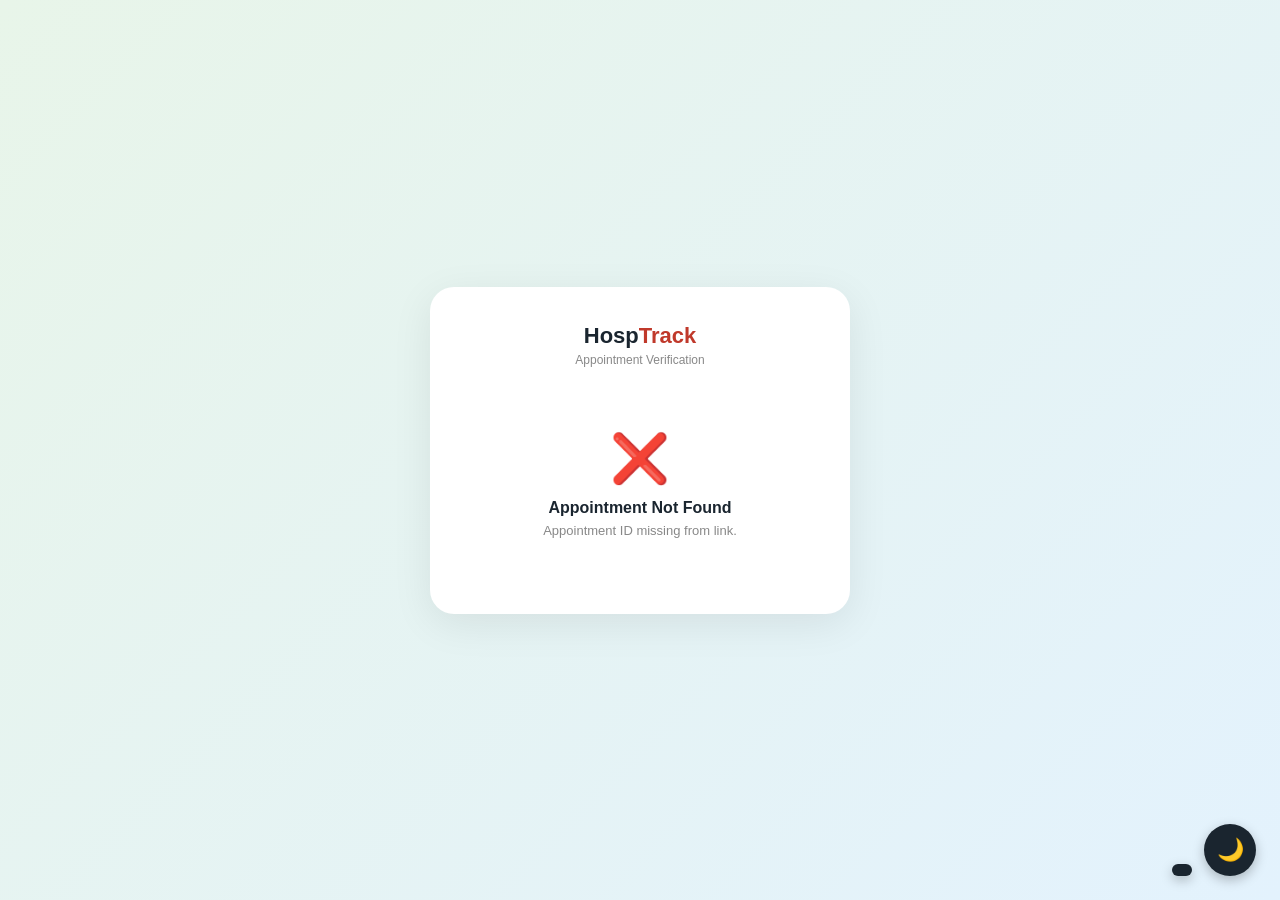
<file: appointment-verify.html>
<!DOCTYPE html>
<html lang="en">
<head>
<meta charset="UTF-8">
<meta name="viewport" content="width=device-width, initial-scale=1.0">
<title>Appointment Verify - HospTrack</title>
<style>
  * { margin:0; padding:0; box-sizing:border-box; font-family:'Segoe UI', Arial, sans-serif; }
  body {
    min-height:100vh; display:flex; justify-content:center; align-items:center;
    background:linear-gradient(135deg, #e8f5e9, #e3f2fd); padding:20px;
  }
  .card {
    background:white; border-radius:24px; padding:36px 30px; max-width:420px; width:100%;
    box-shadow:0 10px 40px rgba(0,0,0,0.08); text-align:center;
  }
  .logo { font-size:22px; font-weight:800; color:#1A252F; margin-bottom:4px; }
  .logo span { color:#C0392B; }
  .subtitle { font-size:12px; color:#888; margin-bottom:24px; }
  .icon-circle {
    width:70px; height:70px; border-radius:50%; background:#fef2f2; display:flex;
    align-items:center; justify-content:center; font-size:32px; margin:0 auto 16px;
  }
  .status-badge {
    display:inline-block; padding:6px 16px; border-radius:20px; font-size:12px;
    font-weight:700; margin-bottom:20px;
  }
  .detail-row {
    display:flex; justify-content:space-between; align-items:center; padding:12px 0;
    border-bottom:1px solid #f0f0f0; text-align:left;
  }
  .detail-row:last-child { border-bottom:none; }
  .detail-label { font-size:12px; color:#888; font-weight:600; }
  .detail-value { font-size:14px; color:#1A252F; font-weight:700; text-align:right; }
  .action-btn {
    width:100%; margin-top:24px; padding:14px; border:none; border-radius:12px;
    font-size:15px; font-weight:700; cursor:pointer; transition:transform 0.15s;
  }
  .action-btn:active { transform:scale(0.98); }
  .btn-checkin { background:#1a7a4a; color:white; }
  .btn-checkin:disabled { background:#ccc; cursor:not-allowed; }
  .btn-checked { background:#e8f5ee; color:#1a7a4a; cursor:default; }
  .loading, .error-box {
    text-align:center; padding:40px 20px; color:#888;
  }
  .error-box .icon { font-size:48px; margin-bottom:12px; }
  .spinner {
    width:36px; height:36px; border:4px solid #eee; border-top-color:#C0392B;
    border-radius:50%; margin:0 auto 16px; animation:spin 0.8s linear infinite;
  }
  @keyframes spin { to { transform:rotate(360deg); } }
  .toast {
    position:fixed; top:20px; left:50%; transform:translateX(-50%);
    background:#1A252F; color:white; padding:12px 24px; border-radius:10px;
    font-size:13px; font-weight:600; z-index:999; opacity:0; transition:opacity 0.3s;
    pointer-events:none;
  }
  .toast.show { opacity:1; }
</style>
</head>
<body>

<div class="toast" id="toast"></div>

<div class="card" id="card">
  <div class="logo">Hosp<span>Track</span></div>
  <div class="subtitle">Appointment Verification</div>
  <div class="loading" id="loadingState">
    <div class="spinner"></div>
    <div>Appointment details load ho rahi hai...</div>
  </div>
</div>

<script>
const API_URL = "https://hospital-backend-01.onrender.com";

function getApptId() {
  const params = new URLSearchParams(window.location.search);
  return params.get('id');
}

function showToast(msg) {
  const t = document.getElementById('toast');
  t.textContent = msg;
  t.classList.add('show');
  setTimeout(() => t.classList.remove('show'), 2500);
}

function renderError(message) {
  document.getElementById('card').innerHTML = `
    <div class="logo">Hosp<span>Track</span></div>
    <div class="subtitle">Appointment Verification</div>
    <div class="error-box">
      <div class="icon">❌</div>
      <div style="font-weight:700;color:#1A252F;margin-bottom:6px;">Appointment Not Found</div>
      <div style="font-size:13px;">${message}</div>
    </div>
  `;
}

function renderAppointment(appt) {
  const date = new Date(appt.appointmentDate).toLocaleDateString('en-IN', {
    weekday:'long', day:'numeric', month:'long', year:'numeric'
  });

  const statusMap = {
    pending: { bg:'#fff7ed', color:'#ea580c', icon:'⏳', label:'Pending' },
    confirmed: { bg:'#e8f5ee', color:'#1a7a4a', icon:'✅', label:'Confirmed' },
    cancelled: { bg:'#fef2f2', color:'#C0392B', icon:'❌', label:'Cancelled' },
    completed: { bg:'#f3f4f6', color:'#6b7280', icon:'🏁', label:'Completed' }
  };
  const s = statusMap[appt.status] || statusMap.pending;
  const canCheckIn = appt.status === 'pending' || appt.status === 'confirmed';

  document.getElementById('card').innerHTML = `
    <div class="logo">Hosp<span>Track</span></div>
    <div class="subtitle">Appointment Verification</div>
    <div class="icon-circle">👨‍⚕️</div>
    <div class="status-badge" style="background:${s.bg};color:${s.color};">${s.icon} ${s.label}</div>

    <div class="detail-row">
      <div class="detail-label">Patient</div>
      <div class="detail-value">${appt.patientName || 'N/A'}</div>
    </div>
    <div class="detail-row">
      <div class="detail-label">Doctor</div>
      <div class="detail-value">${appt.doctorId?.name || appt.doctorName || 'To be assigned'}</div>
    </div>
    <div class="detail-row">
      <div class="detail-label">Specialization</div>
      <div class="detail-value">${appt.doctorId?.specialization || appt.department || 'General'}</div>
    </div>
    <div class="detail-row">
      <div class="detail-label">Date</div>
      <div class="detail-value">${date}</div>
    </div>
    <div class="detail-row">
      <div class="detail-label">Time</div>
      <div class="detail-value">${appt.appointmentTime || 'N/A'}</div>
    </div>
    <div class="detail-row">
      <div class="detail-label">Reason</div>
      <div class="detail-value">${appt.symptoms || appt.reason || 'General Checkup'}</div>
    </div>

    ${appt.status === 'confirmed' && appt.checkedInAt
      ? `<button class="action-btn btn-checked" disabled>✅ Already Checked In</button>`
      : canCheckIn
        ? `<button class="action-btn btn-checkin" onclick="doCheckIn('${appt._id}')" id="checkinBtn">✅ Check In Patient</button>`
        : `<div style="margin-top:20px;font-size:12px;color:#999;">This appointment is ${s.label.toLowerCase()}.</div>`
    }
  `;
}

async function loadAppointment() {
  const id = getApptId();
  if (!id) {
    renderError("Appointment ID missing from link.");
    return;
  }
  try {
    const res = await fetch(`${API_URL}/api/appointments/verify/${id}`);
    const data = await res.json();
    if (data.success) {
      renderAppointment(data.appointment);
    } else {
      renderError(data.message || "Appointment nahi mili.");
    }
  } catch (err) {
    renderError("Server se connect nahi ho paya. Thodi der baad try karo.");
  }
}

async function doCheckIn(id) {
  const btn = document.getElementById('checkinBtn');
  if (btn) { btn.textContent = '⏳ Checking in...'; btn.disabled = true; }
  try {
    const res = await fetch(`${API_URL}/api/appointments/checkin/${id}`, { method: 'PUT' });
    const data = await res.json();
    if (data.success) {
      showToast('✅ Patient checked in successfully!');
      loadAppointment();
    } else {
      showToast('❌ ' + (data.message || 'Check-in failed'));
      if (btn) { btn.textContent = '✅ Check In Patient'; btn.disabled = false; }
    }
  } catch (err) {
    showToast('❌ Server error');
    if (btn) { btn.textContent = '✅ Check In Patient'; btn.disabled = false; }
  }
}

loadAppointment();
</script>
<!-- 🌙 Dark Mode Toggle -->
<button id="darkModeToggle" onclick="toggleDarkMode()" style="
  position:fixed; bottom:24px; right:24px; z-index:9999;
  width:52px; height:52px; border-radius:50%; border:none;
  background:#1A252F; color:white; font-size:22px; cursor:pointer;
  box-shadow:0 4px 12px rgba(0,0,0,0.25); display:flex;
  align-items:center; justify-content:center; transition:transform 0.2s;
" onmouseover="this.style.transform='scale(1.1)'" onmouseout="this.style.transform='scale(1)'">🌙</button>

<style>
body.dark-mode {
  filter: invert(1) hue-rotate(180deg);
}
body.dark-mode img,
body.dark-mode svg,
body.dark-mode video,
body.dark-mode #darkModeToggle {
  filter: invert(1) hue-rotate(180deg);
}
</style>

<script>
function toggleDarkMode() {
  document.body.classList.toggle('dark-mode');
  const isDark = document.body.classList.contains('dark-mode');
  localStorage.setItem('hosptrack-dark-mode', isDark ? '1' : '0');
  document.getElementById('darkModeToggle').textContent = isDark ? '☀️' : '🌙';
}
(function() {
  const saved = localStorage.getItem('hosptrack-dark-mode');
  if (saved === '1') {
    document.body.classList.add('dark-mode');
    document.getElementById('darkModeToggle').textContent = '☀️';
  }
})();
</script>
<!-- 🌐 Google Translate Widget -->
<div id="google_translate_element" style="
  position:fixed; bottom:24px; right:88px; z-index:9999;
  background:#1A252F; padding:6px 10px; border-radius:12px;
  box-shadow:0 4px 12px rgba(0,0,0,0.25);
"></div>
<style>
  #google_translate_element .goog-te-gadget { font-family:inherit !important; color:white !important; font-size:0 !important; }
  #google_translate_element .goog-te-gadget-simple {
    background:transparent !important; border:none !important; padding:0 !important;
  }
  #google_translate_element .goog-te-gadget-simple span { color:white !important; font-size:13px !important; }
  #google_translate_element img { display:none !important; }
  .goog-te-banner-frame { display:none !important; }
  body { top:0 !important; }
  .goog-tooltip, .goog-tooltip:hover { display:none !important; }
  .goog-text-highlight { background:none !important; box-shadow:none !important; }
</style>
<script>
  function googleTranslateElementInit() {
    new google.translate.TranslateElement(
      { pageLanguage: 'en', includedLanguages: 'en,hi', autoDisplay: false },
      'google_translate_element'
    );
  }
</script>
<script src="https://translate.google.com/translate_a/element.js?cb=googleTranslateElementInit" async></script>
</body>
</html>
</file>
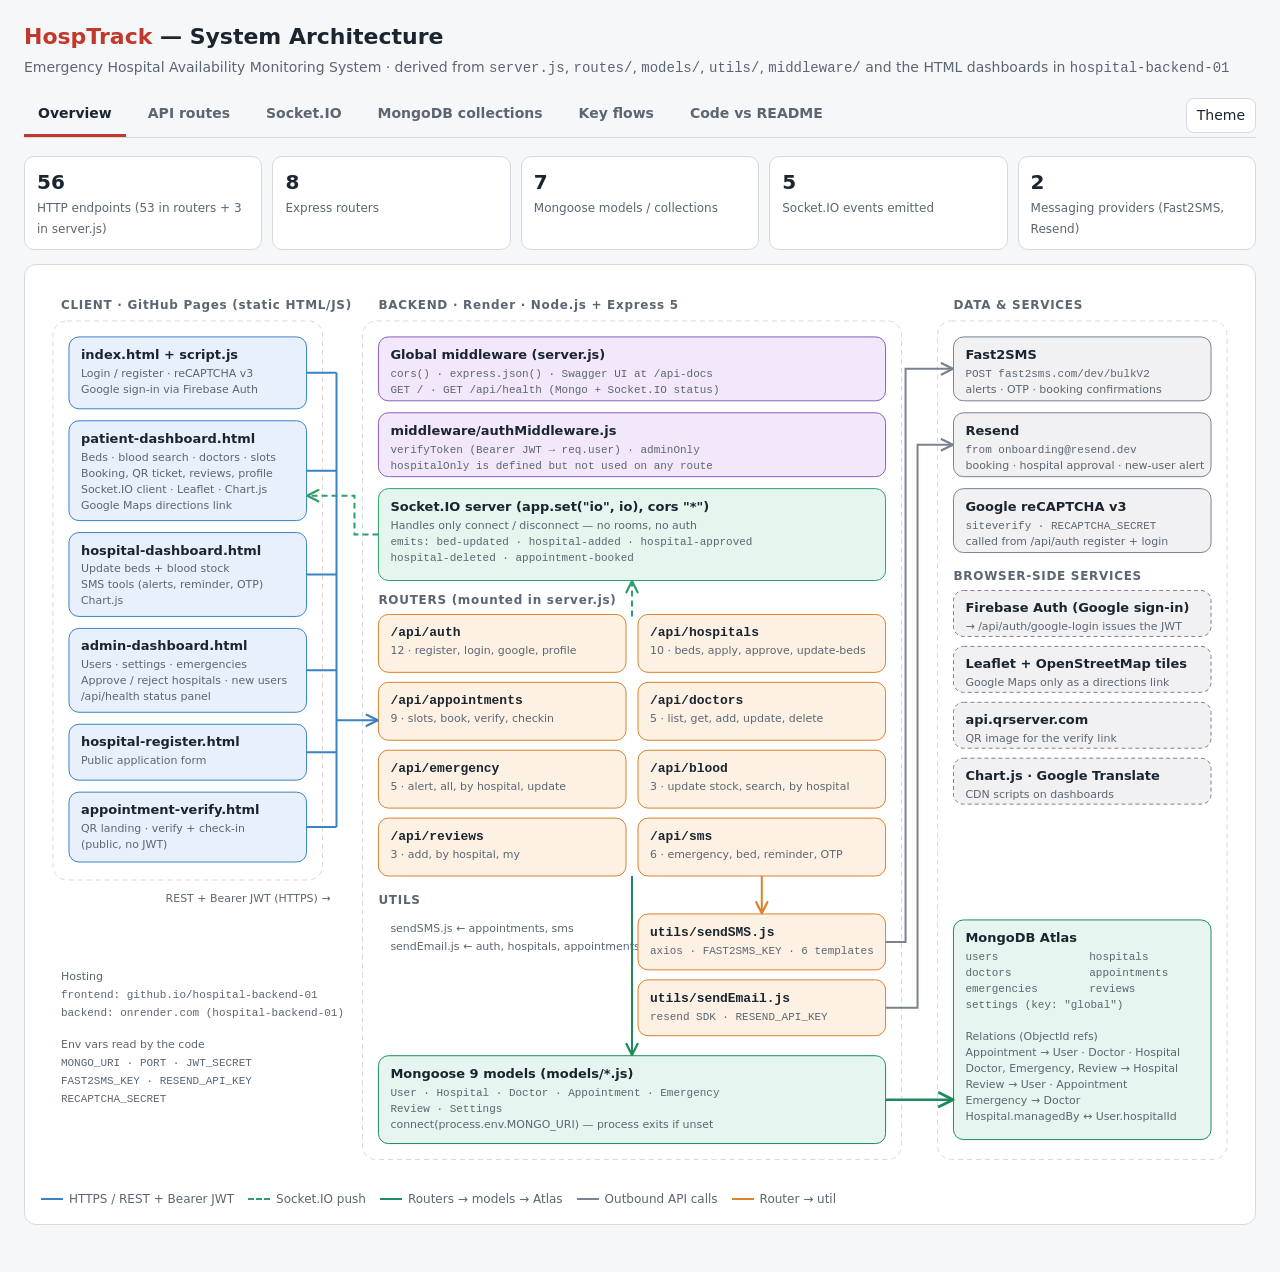
<file: hospital-management-architecture.html>
<!doctype html>
<html lang="en">
<head>
<meta charset="utf-8">
<meta name="viewport" content="width=device-width,initial-scale=1">
<title>HospTrack Architecture</title>
<style>
:root{
  --bg:#f6f7f9;--panel:#ffffff;--ink:#1a252f;--muted:#5b6672;--line:#d5dae1;
  --brand:#c0392b;--brand-soft:#fbeae8;
  --client:#e8f1fb;--client-b:#3b82c4;
  --api:#fdf1e3;--api-b:#d9822b;
  --mw:#f3e8fb;--mw-b:#8e5bc0;
  --rt:#e5f6ee;--rt-b:#2e9e6b;
  --db:#e6f5f0;--db-b:#1f8a5b;
  --ext:#f1f1f4;--ext-b:#7a8290;
  --warn:#fff4d6;--warn-b:#d1a21b;--bad:#fde7e7;--bad-b:#c0392b;
  --mono:ui-monospace,SFMono-Regular,Menlo,Consolas,monospace;
}
@media (prefers-color-scheme:dark){:root:not([data-theme="light"]){
  --bg:#0f141a;--panel:#171e26;--ink:#e6ebf0;--muted:#98a4b1;--line:#2b3541;
  --brand:#ef6a5b;--brand-soft:#2e1a19;
  --client:#14283d;--client-b:#5aa3e6;--api:#33230f;--api-b:#f0a24f;
  --mw:#291a38;--mw-b:#b388e0;--rt:#10291e;--rt-b:#4cc592;
  --db:#0f2a21;--db-b:#3cc08a;--ext:#1d242d;--ext-b:#8f9aa8;
  --warn:#332a0d;--warn-b:#e0b84a;--bad:#341a1a;--bad-b:#ef6a5b;}}
:root[data-theme="dark"]{
  --bg:#0f141a;--panel:#171e26;--ink:#e6ebf0;--muted:#98a4b1;--line:#2b3541;
  --brand:#ef6a5b;--brand-soft:#2e1a19;
  --client:#14283d;--client-b:#5aa3e6;--api:#33230f;--api-b:#f0a24f;
  --mw:#291a38;--mw-b:#b388e0;--rt:#10291e;--rt-b:#4cc592;
  --db:#0f2a21;--db-b:#3cc08a;--ext:#1d242d;--ext-b:#8f9aa8;
  --warn:#332a0d;--warn-b:#e0b84a;--bad:#341a1a;--bad-b:#ef6a5b;}
*{box-sizing:border-box}
body{margin:0;background:var(--bg);color:var(--ink);font:14px/1.5 system-ui,-apple-system,Segoe UI,Roboto,sans-serif}
header{padding:20px 24px 0;max-width:1280px;margin:auto}
h1{margin:0;font-size:22px}
h1 span{color:var(--brand)}
.sub{color:var(--muted);margin:4px 0 14px}
.bar{display:flex;gap:8px;flex-wrap:wrap;align-items:center;border-bottom:1px solid var(--line);padding-bottom:0}
.tab{background:none;border:0;border-bottom:3px solid transparent;color:var(--muted);padding:10px 14px;font:inherit;font-weight:600;cursor:pointer}
.tab[aria-selected="true"]{color:var(--ink);border-bottom-color:var(--brand)}
.tab:focus-visible,.theme:focus-visible,input:focus-visible,select:focus-visible{outline:2px solid var(--brand);outline-offset:2px}
.theme{margin-left:auto;background:var(--panel);border:1px solid var(--line);color:var(--ink);border-radius:8px;padding:6px 10px;cursor:pointer;font:inherit}
main{max-width:1280px;margin:auto;padding:18px 24px 48px}
section{display:none}section.on{display:block}
.card{background:var(--panel);border:1px solid var(--line);border-radius:12px;padding:16px}
.stats{display:grid;grid-template-columns:repeat(auto-fit,minmax(130px,1fr));gap:10px;margin-bottom:14px}
.stat{background:var(--panel);border:1px solid var(--line);border-radius:10px;padding:10px 12px}
.stat b{font-size:20px;display:block}.stat span{color:var(--muted);font-size:12px}
svg{width:100%;height:auto;display:block}
svg text{font-family:system-ui,-apple-system,Segoe UI,Roboto,sans-serif;fill:var(--ink)}
.t-s{font-size:11px;fill:var(--muted)!important}.t-m{font-size:12px}.t-b{font-size:13px;font-weight:700}.t-h{font-size:12px;font-weight:700;letter-spacing:.06em}
.mono{font-family:var(--mono)!important}
.legend{display:flex;flex-wrap:wrap;gap:14px;margin-top:10px;color:var(--muted);font-size:12px}
.legend i{display:inline-block;width:22px;height:0;border-top:2px solid;vertical-align:middle;margin-right:6px}
.tools{display:flex;gap:10px;flex-wrap:wrap;margin-bottom:12px}
input,select{background:var(--panel);color:var(--ink);border:1px solid var(--line);border-radius:8px;padding:7px 10px;font:inherit}
table{width:100%;border-collapse:collapse;background:var(--panel);border:1px solid var(--line);border-radius:10px;overflow:hidden}
th,td{text-align:left;padding:7px 10px;border-bottom:1px solid var(--line);vertical-align:top}
th{font-size:12px;color:var(--muted);text-transform:uppercase;letter-spacing:.05em;background:var(--bg)}
td.p{font-family:var(--mono);font-size:12.5px;word-break:break-all}
#realtime td.p:first-child{white-space:nowrap;word-break:normal}
.tbl{overflow-x:auto}
.pill{display:inline-block;border-radius:999px;padding:1px 9px;font-size:11.5px;font-weight:700;border:1px solid}
.m-GET{color:#2e7d32;border-color:#2e7d32}.m-POST{color:#1565c0;border-color:#1565c0}.m-PUT{color:#b26a00;border-color:#b26a00}.m-DELETE{color:#c62828;border-color:#c62828}
.a-public{background:var(--warn);border-color:var(--warn-b);color:var(--ink)}
.a-user{background:var(--client);border-color:var(--client-b);color:var(--ink)}
.a-admin{background:var(--mw);border-color:var(--mw-b);color:var(--ink)}
.a-manual{background:var(--api);border-color:var(--api-b);color:var(--ink)}
.grid{display:grid;grid-template-columns:repeat(auto-fill,minmax(290px,1fr));gap:12px}
.col h3{margin:0 0 2px;font-size:15px;font-family:var(--mono)}
.col .d{color:var(--muted);font-size:12px;margin-bottom:8px}
.col ul{margin:0;padding:0;list-style:none;font-family:var(--mono);font-size:12px}
.col li{padding:2px 0;border-top:1px dashed var(--line)}
.col li em{color:var(--muted);font-style:normal}
.ref{color:var(--db-b);font-weight:700}
.flow ol{margin:8px 0 0;padding-left:22px}.flow li{margin:4px 0}
.flow code,.fd code,td code{font-family:var(--mono);font-size:12px;background:var(--bg);border:1px solid var(--line);border-radius:5px;padding:0 5px}
.fd{border-left:4px solid;border-radius:8px;padding:10px 14px;margin-bottom:10px;background:var(--panel);border-top:1px solid var(--line);border-right:1px solid var(--line);border-bottom:1px solid var(--line)}
.fd.hi{border-left-color:var(--bad-b)}.fd.md{border-left-color:var(--warn-b)}.fd.lo{border-left-color:var(--ext-b)}
.fd h4{margin:0 0 3px;font-size:14px}.fd p{margin:2px 0;color:var(--muted)}
.fd .w{color:var(--ink)}
.note{color:var(--muted);font-size:12px;margin-top:8px}
</style>
</head>
<body>
<header>
  <h1><span>HospTrack</span> — System Architecture</h1>
  <p class="sub">Emergency Hospital Availability Monitoring System · derived from <code>server.js</code>, <code>routes/</code>, <code>models/</code>, <code>utils/</code>, <code>middleware/</code> and the HTML dashboards in <code>hospital-backend-01</code></p>
  <div class="bar" role="tablist" aria-label="Architecture views">
    <button class="tab" role="tab" aria-selected="true" data-t="overview">Overview</button>
    <button class="tab" role="tab" aria-selected="false" data-t="routes">API routes</button>
    <button class="tab" role="tab" aria-selected="false" data-t="realtime">Socket.IO</button>
    <button class="tab" role="tab" aria-selected="false" data-t="data">MongoDB collections</button>
    <button class="tab" role="tab" aria-selected="false" data-t="flows">Key flows</button>
    <button class="tab" role="tab" aria-selected="false" data-t="findings">Code vs README</button>
    <button class="theme" id="theme" aria-label="Toggle theme">Theme</button>
  </div>
</header>
<main>

<!-- OVERVIEW -->
<section id="overview" class="on">
  <div class="stats">
    <div class="stat"><b>56</b><span>HTTP endpoints (53 in routers + 3 in server.js)</span></div>
    <div class="stat"><b>8</b><span>Express routers</span></div>
    <div class="stat"><b>7</b><span>Mongoose models / collections</span></div>
    <div class="stat"><b>5</b><span>Socket.IO events emitted</span></div>
    <div class="stat"><b>2</b><span>Messaging providers (Fast2SMS, Resend)</span></div>
  </div>
  <div class="card">
  <svg viewBox="0 0 1200 900" role="img" aria-labelledby="ovt ovd">
<title id="ovt">HospTrack architecture overview</title>
<desc id="ovd">Static frontend on GitHub Pages calls an Express and Socket.IO backend on Render. Routers use Mongoose models over MongoDB Atlas and call Fast2SMS and Resend through utility modules. reCAPTCHA is verified from the auth routes.</desc>
<defs><marker id="a" viewBox="0 0 10 10" refX="8" refY="5" markerWidth="7" markerHeight="7" orient="auto-start-reverse"><path d="M1 1L9 5L1 9" fill="none" stroke="context-stroke" stroke-width="1.6" stroke-linecap="round" stroke-linejoin="round"/></marker></defs>
<text x="20" y="28" class="t-h t-s">CLIENT · GitHub Pages (static HTML/JS)</text>
<text x="338" y="28" class="t-h t-s">BACKEND · Render · Node.js + Express 5</text>
<text x="914" y="28" class="t-h t-s">DATA &amp; SERVICES</text>
<rect x="12" y="40" width="270" height="560" rx="14" fill="none" stroke="var(--line)" stroke-dasharray="5 4"/>
<rect x="322" y="40" width="540" height="840" rx="14" fill="none" stroke="var(--line)" stroke-dasharray="5 4"/>
<rect x="898" y="40" width="290" height="840" rx="14" fill="none" stroke="var(--line)" stroke-dasharray="5 4"/>
<rect x="28" y="56" width="238" height="72" rx="10" fill="var(--client)" stroke="var(--client-b)"/><text x="40" y="78" class="t-b">index.html + script.js</text><text x="40" y="96" class="t-s">Login / register · reCAPTCHA v3</text><text x="40" y="112" class="t-s">Google sign-in via Firebase Auth</text>
<rect x="28" y="140" width="238" height="100" rx="10" fill="var(--client)" stroke="var(--client-b)"/><text x="40" y="162" class="t-b">patient-dashboard.html</text><text x="40" y="180" class="t-s">Beds · blood search · doctors · slots</text><text x="40" y="196" class="t-s">Booking, QR ticket, reviews, profile</text><text x="40" y="212" class="t-s">Socket.IO client · Leaflet · Chart.js</text><text x="40" y="228" class="t-s">Google Maps directions link</text>
<rect x="28" y="252" width="238" height="84" rx="10" fill="var(--client)" stroke="var(--client-b)"/><text x="40" y="274" class="t-b">hospital-dashboard.html</text><text x="40" y="292" class="t-s">Update beds + blood stock</text><text x="40" y="308" class="t-s">SMS tools (alerts, reminder, OTP)</text><text x="40" y="324" class="t-s">Chart.js</text>
<rect x="28" y="348" width="238" height="84" rx="10" fill="var(--client)" stroke="var(--client-b)"/><text x="40" y="370" class="t-b">admin-dashboard.html</text><text x="40" y="388" class="t-s">Users · settings · emergencies</text><text x="40" y="404" class="t-s">Approve / reject hospitals · new users</text><text x="40" y="420" class="t-s">/api/health status panel</text>
<rect x="28" y="444" width="238" height="56" rx="10" fill="var(--client)" stroke="var(--client-b)"/><text x="40" y="466" class="t-b">hospital-register.html</text><text x="40" y="484" class="t-s">Public application form</text>
<rect x="28" y="512" width="238" height="70" rx="10" fill="var(--client)" stroke="var(--client-b)"/><text x="40" y="534" class="t-b">appointment-verify.html</text><text x="40" y="552" class="t-s">QR landing · verify + check-in</text><text x="40" y="568" class="t-s">(public, no JWT)</text>
<text x="338" y="64" class="t-b" style="display:none"></text>
<rect x="338" y="56" width="508" height="64" rx="10" fill="var(--mw)" stroke="var(--mw-b)"/><text x="350" y="78" class="t-b">Global middleware (server.js)</text><text x="350" y="96" class="t-s mono">cors() · express.json() · Swagger UI at /api-docs</text><text x="350" y="112" class="t-s mono">GET / · GET /api/health (Mongo + Socket.IO status)</text>
<rect x="338" y="132" width="508" height="64" rx="10" fill="var(--mw)" stroke="var(--mw-b)"/><text x="350" y="154" class="t-b">middleware/authMiddleware.js</text><text x="350" y="172" class="t-s mono">verifyToken (Bearer JWT → req.user) · adminOnly</text><text x="350" y="188" class="t-s mono">hospitalOnly is defined but not used on any route</text>
<rect x="338" y="208" width="508" height="92" rx="10" fill="var(--rt)" stroke="var(--rt-b)"/><text x="350" y="230" class="t-b">Socket.IO server  (app.set("io", io), cors "*")</text><text x="350" y="248" class="t-s">Handles only connect / disconnect — no rooms, no auth</text><text x="350" y="264" class="t-s mono">emits: bed-updated · hospital-added · hospital-approved</text><text x="350" y="280" class="t-s mono">       hospital-deleted · appointment-booked</text>
<text x="338" y="324" class="t-h t-s">ROUTERS  (mounted in server.js)</text>
<rect x="338" y="334" width="248" height="58" rx="10" fill="var(--api)" stroke="var(--api-b)"/><text x="350" y="356" class="t-b mono">/api/auth</text><text x="350" y="374" class="t-s">12 · register, login, google, profile</text>
<rect x="598" y="334" width="248" height="58" rx="10" fill="var(--api)" stroke="var(--api-b)"/><text x="610" y="356" class="t-b mono">/api/hospitals</text><text x="610" y="374" class="t-s">10 · beds, apply, approve, update-beds</text>
<rect x="338" y="402" width="248" height="58" rx="10" fill="var(--api)" stroke="var(--api-b)"/><text x="350" y="424" class="t-b mono">/api/appointments</text><text x="350" y="442" class="t-s">9 · slots, book, verify, checkin</text>
<rect x="598" y="402" width="248" height="58" rx="10" fill="var(--api)" stroke="var(--api-b)"/><text x="610" y="424" class="t-b mono">/api/doctors</text><text x="610" y="442" class="t-s">5 · list, get, add, update, delete</text>
<rect x="338" y="470" width="248" height="58" rx="10" fill="var(--api)" stroke="var(--api-b)"/><text x="350" y="492" class="t-b mono">/api/emergency</text><text x="350" y="510" class="t-s">5 · alert, all, by hospital, update</text>
<rect x="598" y="470" width="248" height="58" rx="10" fill="var(--api)" stroke="var(--api-b)"/><text x="610" y="492" class="t-b mono">/api/blood</text><text x="610" y="510" class="t-s">3 · update stock, search, by hospital</text>
<rect x="338" y="538" width="248" height="58" rx="10" fill="var(--api)" stroke="var(--api-b)"/><text x="350" y="560" class="t-b mono">/api/reviews</text><text x="350" y="578" class="t-s">3 · add, by hospital, my</text>
<rect x="598" y="538" width="248" height="58" rx="10" fill="var(--api)" stroke="var(--api-b)"/><text x="610" y="560" class="t-b mono">/api/sms</text><text x="610" y="578" class="t-s">6 · emergency, bed, reminder, OTP</text>
<text x="338" y="624" class="t-h t-s">UTILS</text>
<text x="350" y="652" class="t-s">sendSMS.js ← appointments, sms</text><text x="350" y="670" class="t-s">sendEmail.js ← auth, hospitals, appointments</text>
<rect x="598" y="634" width="248" height="56" rx="10" fill="var(--api)" stroke="var(--api-b)"/><text x="610" y="656" class="t-b mono">utils/sendSMS.js</text><text x="610" y="674" class="t-s mono">axios · FAST2SMS_KEY · 6 templates</text>
<rect x="598" y="700" width="248" height="56" rx="10" fill="var(--api)" stroke="var(--api-b)"/><text x="610" y="722" class="t-b mono">utils/sendEmail.js</text><text x="610" y="740" class="t-s mono">resend SDK · RESEND_API_KEY</text>
<rect x="338" y="776" width="508" height="88" rx="10" fill="var(--db)" stroke="var(--db-b)"/><text x="350" y="798" class="t-b">Mongoose 9 models  (models/*.js)</text><text x="350" y="816" class="t-s mono">User · Hospital · Doctor · Appointment · Emergency</text><text x="350" y="832" class="t-s mono">Review · Settings</text><text x="350" y="848" class="t-s">connect(process.env.MONGO_URI) — process exits if unset</text>
<rect x="914" y="56" width="258" height="64" rx="10" fill="var(--ext)" stroke="var(--ext-b)"/><text x="926" y="78" class="t-b">Fast2SMS</text><text x="926" y="96" class="t-s mono">POST fast2sms.com/dev/bulkV2</text><text x="926" y="112" class="t-s">alerts · OTP · booking confirmations</text>
<rect x="914" y="132" width="258" height="64" rx="10" fill="var(--ext)" stroke="var(--ext-b)"/><text x="926" y="154" class="t-b">Resend</text><text x="926" y="172" class="t-s mono">from onboarding@resend.dev</text><text x="926" y="188" class="t-s">booking · hospital approval · new-user alert</text>
<rect x="914" y="208" width="258" height="64" rx="10" fill="var(--ext)" stroke="var(--ext-b)"/><text x="926" y="230" class="t-b">Google reCAPTCHA v3</text><text x="926" y="248" class="t-s mono">siteverify · RECAPTCHA_SECRET</text><text x="926" y="264" class="t-s">called from /api/auth register + login</text>
<text x="914" y="300" class="t-h t-s">BROWSER-SIDE SERVICES</text>
<rect x="914" y="310" width="258" height="46" rx="10" fill="var(--ext)" stroke="var(--ext-b)" stroke-dasharray="4 3"/><text x="926" y="332" class="t-b">Firebase Auth (Google sign-in)</text><text x="926" y="350" class="t-s">→ /api/auth/google-login issues the JWT</text>
<rect x="914" y="366" width="258" height="46" rx="10" fill="var(--ext)" stroke="var(--ext-b)" stroke-dasharray="4 3"/><text x="926" y="388" class="t-b">Leaflet + OpenStreetMap tiles</text><text x="926" y="406" class="t-s">Google Maps only as a directions link</text>
<rect x="914" y="422" width="258" height="46" rx="10" fill="var(--ext)" stroke="var(--ext-b)" stroke-dasharray="4 3"/><text x="926" y="444" class="t-b">api.qrserver.com</text><text x="926" y="462" class="t-s">QR image for the verify link</text>
<rect x="914" y="478" width="258" height="46" rx="10" fill="var(--ext)" stroke="var(--ext-b)" stroke-dasharray="4 3"/><text x="926" y="500" class="t-b">Chart.js · Google Translate</text><text x="926" y="518" class="t-s">CDN scripts on dashboards</text>
<rect x="914" y="640" width="258" height="220" rx="10" fill="var(--db)" stroke="var(--db-b)"/><text x="926" y="662" class="t-b">MongoDB Atlas</text><text x="926" y="680" class="t-s mono">users</text><text x="1050" y="680" class="t-s mono">hospitals</text><text x="926" y="696" class="t-s mono">doctors</text><text x="1050" y="696" class="t-s mono">appointments</text><text x="926" y="712" class="t-s mono">emergencies</text><text x="1050" y="712" class="t-s mono">reviews</text><text x="926" y="728" class="t-s mono">settings (key: "global")</text><text x="926" y="744" class="t-s"></text><text x="926" y="760" class="t-s">Relations (ObjectId refs)</text><text x="926" y="776" class="t-s">Appointment → User · Doctor · Hospital</text><text x="926" y="792" class="t-s">Doctor, Emergency, Review → Hospital</text><text x="926" y="808" class="t-s">Review → User · Appointment</text><text x="926" y="824" class="t-s">Emergency → Doctor</text><text x="926" y="840" class="t-s">Hospital.managedBy ↔ User.hospitalId</text>
<g fill="none" stroke-width="2">
<path d="M266 92 H296 M266 190 H296 M266 294 H296 M266 390 H296 M266 472 H296 M266 547 H296 M296 92 V547" stroke="var(--client-b)"/>
<path d="M296 440 H336" stroke="var(--client-b)" marker-end="url(#a)"/>
<path d="M338 254 H314 V215 H268" stroke="var(--rt-b)" stroke-dasharray="6 4" marker-end="url(#a)"/>
<path d="M592 336 V302" stroke="var(--rt-b)" stroke-dasharray="6 4" marker-end="url(#a)"/>
<path d="M592 596 V774" stroke="var(--db-b)" marker-end="url(#a)"/>
<path d="M722 596 V632" stroke="var(--api-b)" marker-end="url(#a)"/>
<path d="M846 662 H866 V88 H912" stroke="var(--ext-b)" marker-end="url(#a)"/>
<path d="M846 728 H878 V164 H912" stroke="var(--ext-b)" marker-end="url(#a)"/>
<path d="M846 820 H912" stroke="var(--db-b)" stroke-width="2.5" marker-end="url(#a)"/>
</g>
<text x="290" y="622" class="t-s" text-anchor="end">REST + Bearer JWT (HTTPS) →</text>
<text x="20" y="700" class="t-s">Hosting</text>
<text x="20" y="718" class="t-s mono">frontend: github.io/hospital-backend-01</text>
<text x="20" y="736" class="t-s mono">backend:  onrender.com (hospital-backend-01)</text>
<text x="20" y="768" class="t-s">Env vars read by the code</text>
<text x="20" y="786" class="t-s mono">MONGO_URI · PORT · JWT_SECRET</text>
<text x="20" y="804" class="t-s mono">FAST2SMS_KEY · RESEND_API_KEY</text><text x="20" y="822" class="t-s mono">RECAPTCHA_SECRET</text>
</svg>
  <div class="legend">
    <span><i style="border-color:var(--client-b)"></i>HTTPS / REST + Bearer JWT</span>
    <span><i style="border-color:var(--rt-b);border-top-style:dashed"></i>Socket.IO push</span>
    <span><i style="border-color:var(--db-b)"></i>Routers → models → Atlas</span>
    <span><i style="border-color:var(--ext-b)"></i>Outbound API calls</span>
    <span><i style="border-color:var(--api-b)"></i>Router → util</span>
  </div>
  </div>
</section>

<!-- ROUTES -->
<section id="routes">
  <div class="tools">
    <input id="q" type="search" placeholder="Filter by path…" aria-label="Filter routes">
    <select id="rf" aria-label="Router"><option value="">All routers</option></select>
    <select id="af" aria-label="Access"><option value="">All access levels</option><option>public</option><option>user</option><option>admin</option><option>manual</option></select>
  </div>
  <div class="tbl"><table><thead><tr><th>Method</th><th>Path</th><th>Access</th><th>Does</th><th>Side effects</th></tr></thead><tbody id="rt"></tbody></table></div>
  <p class="note"><b>Access:</b> <span class="pill a-public">public</span> no auth · <span class="pill a-user">user</span> <code>verifyToken</code> (any role) · <span class="pill a-admin">admin</span> <code>verifyToken + adminOnly</code> · <span class="pill a-manual">manual</span> JWT verified inside the handler. No route uses <code>hospitalOnly</code>; a few handlers check the role inline (noted in the last column), but bed, blood and emergency writes only require a valid token.</p>
</section>

<!-- REALTIME -->
<section id="realtime">
  <div class="tbl"><table><thead><tr><th>Event</th><th>Emitted from</th><th>Payload</th><th>Client listener</th></tr></thead><tbody>
    <tr><td class="p">bed-updated</td><td class="p">PUT /api/hospitals/update-beds/:id</td><td>hospitalId, name, availableBeds, icuAvailable, oxygenAvailable, ventilatorAvailable, emergencyAvailable, updatedAt</td><td>patient-dashboard.html</td></tr>
    <tr><td class="p">hospital-added</td><td class="p">POST /api/hospitals/add</td><td>full hospital document</td><td>patient-dashboard.html</td></tr>
    <tr><td class="p">hospital-deleted</td><td class="p">DELETE /api/hospitals/:id</td><td>{ hospitalId }</td><td>patient-dashboard.html</td></tr>
    <tr><td class="p">hospital-approved</td><td class="p">PUT /api/hospitals/approve/:id</td><td>full hospital document</td><td><b>none found</b></td></tr>
    <tr><td class="p">appointment-booked</td><td class="p">POST /api/appointments/book</td><td>hospitalId, patientName, doctorName, date, time</td><td><b>none found</b></td></tr>
  </tbody></table></div>
  <div class="card" style="margin-top:14px">
  <svg viewBox="0 0 900 250" role="img" aria-label="Bed update realtime path">
    <defs><marker id="b" viewBox="0 0 10 10" refX="8" refY="5" markerWidth="7" markerHeight="7" orient="auto-start-reverse"><path d="M1 1L9 5L1 9" fill="none" stroke="context-stroke" stroke-width="1.6" stroke-linecap="round" stroke-linejoin="round"/></marker></defs>
    <rect x="20" y="30" width="190" height="70" rx="10" fill="var(--client)" stroke="var(--client-b)"/>
    <text x="32" y="56" class="t-b">Hospital dashboard</text><text x="32" y="76" class="t-s mono">PUT /update-beds/:id</text>
    <rect x="355" y="30" width="190" height="70" rx="10" fill="var(--api)" stroke="var(--api-b)"/>
    <text x="367" y="56" class="t-b">hospitalRoutes</text><text x="367" y="76" class="t-s">findByIdAndUpdate → Hospital</text>
    <rect x="690" y="30" width="190" height="70" rx="10" fill="var(--db)" stroke="var(--db-b)"/>
    <text x="702" y="56" class="t-b">MongoDB Atlas</text><text x="702" y="76" class="t-s mono">hospitals</text>
    <rect x="355" y="150" width="190" height="70" rx="10" fill="var(--rt)" stroke="var(--rt-b)"/>
    <text x="367" y="176" class="t-b">io.emit('bed-updated')</text><text x="367" y="196" class="t-s">broadcast to every socket</text>
    <rect x="20" y="150" width="190" height="70" rx="10" fill="var(--client)" stroke="var(--client-b)"/>
    <text x="32" y="176" class="t-b">Patient dashboard</text><text x="32" y="196" class="t-s">socket.on('bed-updated')</text>
    <g fill="none" stroke-width="2">
      <path d="M210 65 H353" stroke="var(--client-b)" marker-end="url(#b)"/>
      <path d="M545 65 H688" stroke="var(--db-b)" marker-end="url(#b)"/>
      <path d="M450 100 V148" stroke="var(--rt-b)" marker-end="url(#b)"/>
      <path d="M355 185 H212" stroke="var(--rt-b)" stroke-dasharray="6 4" marker-end="url(#b)"/>
    </g>
  </svg></div>
  <p class="note">Patient dashboard connects with <code>io(API_URL, { timeout: 5000, reconnectionAttempts: 2 })</code>, so it gives up quickly if Render is cold-starting and the page falls back to REST data from <code>GET /api/hospitals/beds</code>.</p>
</section>

<!-- DATA -->
<section id="data"><div class="grid" id="cols"></div>
<p class="note">Collection names are Mongoose defaults (lowercase plural of the model name). All schemas use <code>timestamps: true</code>. <code>Settings</code> keeps a single document keyed <code>"global"</code>.</p></section>

<!-- FLOWS -->
<section id="flows"><div class="grid" id="fl"></div></section>

<!-- FINDINGS -->
<section id="findings">
  <p class="sub" style="margin-top:0">Where the code differs from the README or from what the UI implies. Worth knowing before this diagram is used in a presentation or review.</p>
  <div id="fd"></div>
</section>

</main>
<script>
const R=[
 // auth
 ["POST","/api/auth/register","auth","public","Create patient (bcrypt), optional reCAPTCHA check","reCAPTCHA siteverify; new-user email to admin if Settings.emailNotifications"],
 ["GET","/api/auth/verify/:token","auth","public","Email verification link handler","Updates User.isVerified (verification mail currently disabled)"],
 ["POST","/api/auth/login","auth","public","Email + password, optional reCAPTCHA","Returns JWT (7d) with id, email, role"],
 ["POST","/api/auth/create-user","auth","manual","Admin creates admin/hospital users","JWT checked inside handler"],
 ["PUT","/api/auth/link-hospital","auth","manual","Admin links a user to a hospital","User.hospitalId"],
 ["POST","/api/auth/google-login","auth","public","Find or create user from Firebase Google identity","Returns backend JWT"],
 ["GET","/api/auth/profile","auth","user","Current user profile",""],
 ["PUT","/api/auth/profile","auth","user","Update profile fields",""],
 ["PUT","/api/auth/change-password","auth","user","Verify old password, store new bcrypt hash",""],
 ["GET","/api/auth/users","auth","admin","List all users",""],
 ["GET","/api/auth/settings","auth","admin","Read global settings","Creates default Settings doc if missing"],
 ["PUT","/api/auth/settings","auth","admin","Toggle emailNotifications","Upserts Settings {key:'global'}"],
 // hospitals
 ["GET","/api/hospitals/beds","hospitals","public","Approved + active hospitals with bed counts, sorted by availableBeds",""],
 ["GET","/api/hospitals/pending","hospitals","admin","Hospitals awaiting approval",""],
 ["GET","/api/hospitals/all","hospitals","admin","All hospitals",""],
 ["GET","/api/hospitals/:id","hospitals","public","One hospital",""],
 ["POST","/api/hospitals/apply","hospitals","public","Self-service hospital application","Creates Hospital with approvalStatus = pending"],
 ["PUT","/api/hospitals/approve/:id","hospitals","admin","Approve application","Creates hospital User, sets managedBy; Socket hospital-approved; Resend approval email"],
 ["PUT","/api/hospitals/reject/:id","hospitals","admin","Reject with reason","Hospital.rejectionReason"],
 ["POST","/api/hospitals/add","hospitals","admin","Admin adds hospital directly","Socket hospital-added"],
 ["PUT","/api/hospitals/update-beds/:id","hospitals","user","Update bed / ICU / oxygen / ventilator availability","Socket bed-updated"],
 ["DELETE","/api/hospitals/:id","hospitals","admin","Delete hospital","Socket hospital-deleted"],
 // appointments
 ["GET","/api/appointments/my","appointments","user","Current patient's appointments",""],
 ["GET","/api/appointments/slots/:doctorId","appointments","public","15 fixed slots for a date, marks booked ones",""],
 ["GET","/api/appointments/verify/:id","appointments","public","Return appointment (used by QR landing page)",""],
 ["PUT","/api/appointments/checkin/:id","appointments","public","Set status confirmed on QR scan","Writes checkedInAt (not in schema)"],
 ["POST","/api/appointments/book","appointments","user","Book slot (409 if doctor/date/time taken)","Fast2SMS to patient + hospital; Socket appointment-booked; Resend email"],
 ["PUT","/api/appointments/update/:id","appointments","user","Set status (pending / confirmed / completed / cancelled) and notes","400 on invalid status"],
 ["DELETE","/api/appointments/cancel/:id","appointments","user","Soft-cancel: sets status = cancelled","Record is kept"],
 ["GET","/api/appointments/all","appointments","user","All appointments, populated","Role check inside handler: admin only (403 otherwise)"],
 ["GET","/api/appointments/hospital-appointments","appointments","user","Appointments for the caller's hospital","Role check inside handler: hospital only (403 otherwise)"],
 // doctors
 ["GET","/api/doctors","doctors","public","List doctors (hospitalId filter)",""],
 ["GET","/api/doctors/:id","doctors","public","One doctor",""],
 ["POST","/api/doctors/add","doctors","admin","Add doctor",""],
 ["PUT","/api/doctors/update/:id","doctors","admin","Update doctor",""],
 ["DELETE","/api/doctors/:id","doctors","admin","Delete doctor",""],
 // emergency
 ["POST","/api/emergency/alert","emergency","user","Create Emergency case (status pending)","DB write only"],
 ["GET","/api/emergency/all","emergency","user","All emergency cases",""],
 ["GET","/api/emergency/hospital/:hospitalId","emergency","user","Cases for one hospital",""],
 ["PUT","/api/emergency/update/:id","emergency","user","Update status / ambulance / doctor",""],
 ["DELETE","/api/emergency/:id","emergency","user","Delete case",""],
 // blood
 ["PUT","/api/blood/update/:hospitalId","blood","user","Replace Hospital.bloodBank (8 groups)",""],
 ["GET","/api/blood/search","blood","public","Approved hospitals with stock > 0 for ?group (optional ?city)",""],
 ["GET","/api/blood/hospital/:hospitalId","blood","public","Full blood stock of one hospital",""],
 // reviews
 ["POST","/api/reviews/add","reviews","user","Add 1–5 rating + comment",""],
 ["GET","/api/reviews/hospital/:hospitalId","reviews","public","Reviews for a hospital",""],
 ["GET","/api/reviews/my","reviews","user","Current patient's reviews",""],
 // sms
 ["POST","/api/sms/emergency","sms","user","Emergency alert SMS","Fast2SMS"],
 ["POST","/api/sms/bed-alert","sms","user","Bed-critical SMS","Fast2SMS"],
 ["POST","/api/sms/appointment-reminder","sms","user","Reminder SMS","Fast2SMS"],
 ["POST","/api/sms/send-otp","sms","public","Generate 6-digit OTP and SMS it","Fast2SMS; OTP is also returned in the JSON response"],
 ["POST","/api/sms/welcome","sms","admin","Welcome SMS","Fast2SMS"],
 ["POST","/api/sms/test","sms","public","Send test SMS (comment says admin only)","Fast2SMS"],
 // server.js
 ["GET","/","server","public","HTML landing with link to docs",""],
 ["GET","/api/health","server","public","Backend / DB / Socket.IO status",""],
 ["GET","/api-docs","server","public","Swagger UI (OpenAPI 3, bearerAuth)",""]
];
const C=[
 ["users","User.js","Accounts for all three roles",["name","email (unique)","password (bcrypt)","role: admin | hospital | patient","isActive","hospitalId → Hospital","isVerified, verifyToken, verifyTokenExpiry","phone, address, age, gender, bloodGroup, profilePhoto"]],
 ["hospitals","Hospital.js","Beds, blood bank, approval workflow",["name, address, city (required)","phone, email, description","totalBeds / availableBeds","icuTotal / icuAvailable","oxygenTotal / oxygenAvailable","ventilatorTotal / ventilatorAvailable","emergencyAvailable, isActive","bloodBank {A+ A- B+ B- O+ O- AB+ AB-}","approvalStatus: pending | approved | rejected","rejectionReason, appliedAt, approvedAt","latitude, longitude, contactPassword","managedBy → User"]],
 ["doctors","Doctor.js","Doctors per hospital",["name, email (unique sparse), phone","specialization (enum, 14)","registrationNumber (unique sparse)","experience, qualification","hospitalId → Hospital","status: available | busy | in-surgery | off-duty","availableDays, availableTime {start,end}","totalPatients, todayPatients, isActive"]],
 ["appointments","Appointment.js","Bookings and QR check-in",["patientId → User","patientName, patientPhone","doctorId → Doctor, doctorName","hospitalId → Hospital","department (enum), appointmentType","appointmentDate, appointmentTime","status: pending | confirmed | completed | cancelled","symptoms, notes, cancelReason"]],
 ["emergencies","Emergency.js","SOS cases",["patientName, patientAge, patientGender, patientPhone","emergencyType (enum, 9)","severity: critical | high | medium","location, latitude, longitude","hospitalId → Hospital","assignedDoctor → Doctor","status: pending | dispatched | in-treatment | resolved | cancelled","ambulanceDispatched, ambulanceNumber","notes, resolvedAt"]],
 ["reviews","Review.js","Hospital ratings",["patientId → User, patientName","hospitalId → Hospital","appointmentId → Appointment (optional)","rating 1–5","comment"]],
 ["settings","Settings.js","Single global config doc",["key: 'global' (unique)","emailNotifications (default false)"]]
];
const F=[
 ["Patient books an appointment","POST /api/appointments/book",[
  "Patient dashboard loads doctors (<code>GET /api/doctors</code>) and slots (<code>GET /slots/:doctorId?date=</code>).",
  "<code>verifyToken</code> authenticates; handler rejects a taken doctor + date + time with 409.",
  "Creates an <code>appointments</code> document (status <code>pending</code>).",
  "Fast2SMS texts the patient (if phone given) and the hospital phone.",
  "<code>io.emit('appointment-booked')</code> broadcast.",
  "Resend confirmation email.",
  "Frontend renders a QR code (api.qrserver.com) that points to <code>appointment-verify.html?id=…</code>."]],
 ["QR check-in at reception","GET /verify/:id → PUT /checkin/:id",[
  "Reception scans the QR; <code>appointment-verify.html</code> opens.",
  "Page calls the public <code>verify</code> endpoint and shows the appointment.",
  "Check-in sets status to <code>confirmed</code> (and writes <code>checkedInAt</code>, which the schema does not define)."]],
 ["Hospital onboarding","apply → approve",[
  "<code>hospital-register.html</code> posts to <code>/api/hospitals/apply</code> → Hospital with <code>approvalStatus: pending</code>.",
  "Admin dashboard lists <code>/pending</code>, then calls <code>PUT /approve/:id</code>.",
  "Server creates a <code>role: hospital</code> User, links <code>managedBy</code>, flips status to approved.",
  "<code>io.emit('hospital-approved')</code> and Resend approval email with credentials."]],
 ["Live bed availability","PUT /update-beds/:id",[
  "Hospital user submits new counts from the hospital dashboard.",
  "Hospital document updated in Atlas.",
  "<code>io.emit('bed-updated')</code> reaches every connected patient dashboard.",
  "If the socket never connected, the patient page still has data from <code>GET /api/hospitals/beds</code>."]],
 ["Login (password, reCAPTCHA, Google)","/api/auth/*",[
  "Browser gets a reCAPTCHA v3 token and sends it with register/login; backend calls Google <code>siteverify</code>.",
  "Password path: <code>bcrypt.compare</code> then <code>jwt.sign</code> (7 days).",
  "Google path: Firebase popup sign-in in the browser, then <code>POST /google-login</code> creates/finds the user and returns the same kind of JWT.",
  "Dashboard is chosen by <code>user.role</code>; later calls send <code>Authorization: Bearer</code>."]],
 ["Emergency case + SMS","/api/emergency/alert, /api/sms/emergency",[
  "<code>POST /api/emergency/alert</code> only inserts an <code>emergencies</code> document.",
  "SMS is a separate call: <code>POST /api/sms/emergency</code> (used from the hospital dashboard) → Fast2SMS.",
  "Admin dashboard reads cases from <code>/api/emergency/all</code>."]]
];
const esc=s=>s;
// routes table
const rt=document.getElementById('rt'),q=document.getElementById('q'),rf=document.getElementById('rf'),af=document.getElementById('af');
[...new Set(R.map(r=>r[2]))].forEach(x=>{const o=document.createElement('option');o.textContent=x;rf.appendChild(o)});
function drawR(){
  const t=q.value.toLowerCase();
  rt.innerHTML=R.filter(r=>(!t||r[1].toLowerCase().includes(t))&&(!rf.value||r[2]===rf.value)&&(!af.value||r[3]===af.value))
   .map(r=>`<tr><td><span class="pill m-${r[0]}">${r[0]}</span></td><td class="p">${r[1]}</td><td><span class="pill a-${r[3]}">${r[3]}</span></td><td>${r[4]}</td><td>${r[5]}</td></tr>`).join('');
}
[q,rf,af].forEach(e=>e.addEventListener('input',drawR));drawR();
// collections
document.getElementById('cols').innerHTML=C.map(c=>`<div class="card col"><h3>${c[0]}</h3><div class="d">${c[1]} — ${c[2]}</div><ul>${c[3].map(f=>`<li>${f.replace(/→ (\w+)/g,'<span class="ref">→ $1</span>')}</li>`).join('')}</ul></div>`).join('');
// flows
document.getElementById('fl').innerHTML=F.map(f=>`<div class="card flow"><b>${f[0]}</b><div class="note" style="margin-top:2px"><code>${f[1]}</code></div><ol>${f[2].map(s=>`<li>${s}</li>`).join('')}</ol></div>`).join('');
// findings
const N=[
 ["hi","Emergency alert does not notify hospitals by itself","README and the UI say the 3 nearest hospitals get an SMS. <code>POST /api/emergency/alert</code> only stores an <code>Emergency</code> document; there is no distance query or SMS call in it. I found no call to this endpoint in the HTML files, and the only SMS callers of <code>/api/sms/emergency</code> are in the hospital dashboard. The nearest-3 fan-out is not implemented server-side."],
 ["hi","Default password is hard-coded and echoed","<code>PUT /api/hospitals/approve/:id</code> creates the hospital login with <code>contactPassword || \"Hospital@123\"</code> but always emails and returns <code>\"Hospital@123\"</code> as the password. The README also lists demo credentials in plain text."],
 ["hi","Public SMS endpoints can spend Fast2SMS credit","<code>/api/sms/send-otp</code> and <code>/api/sms/test</code> have no auth (the test route's comment says admin only), and <code>send-otp</code> returns the OTP in the response body, so it cannot work as a verification step."],
 ["md","hospitalOnly is never used","Bed updates, blood stock and emergency create/update/delete only require <code>verifyToken</code>, so any logged-in user (including a patient) can call them. Hospital ownership is not checked against <code>req.user.hospitalId</code>. Only <code>/appointments/all</code> and <code>/hospital-appointments</code> check the role inline."],
 ["md","JWT secret fallback","<code>authRoutes.js</code> signs and verifies with <code>process.env.JWT_SECRET || \"default_secret\"</code>, while <code>authMiddleware.js</code> uses the env var only. If the variable is unset, tokens from login would fail on every protected route."],
 ["md","Resend sends everything to one address","<code>sendEmail.js</code> hard-codes <code>ADMIN_EMAIL</code> as the recipient and uses the <code>onboarding@resend.dev</code> sender, so patients and hospitals do not receive the emails; the README's \"email verification via Resend\" is also switched off in <code>/register</code> (users are created verified)."],
 ["md","Socket.IO is broadcast-only","Two of five events (<code>hospital-approved</code>, <code>appointment-booked</code>) have no listener in the frontend, there are no rooms, and <code>appointment-booked</code> is sent to everyone although it contains patient name and doctor."],
 ["lo","Google Maps is only a link","The map is Leaflet with OpenStreetMap tiles; Google Maps appears only as a directions deep link (<code>google.com/maps/dir/?api=1</code>), not an embedded API."],
 ["lo","checkedInAt is not in the Appointment schema","<code>PUT /checkin/:id</code> sets it, but with Mongoose strict mode the field is silently dropped."],
 ["lo","Swagger covers only annotated routes","<code>swagger-jsdoc</code> reads <code>@swagger</code> comments in <code>routes/*.js</code>; routes without those comments (for example parts of emergency) are not in <code>/api-docs</code>."]
];
document.getElementById('fd').innerHTML=N.map(n=>`<div class="fd ${n[0]}"><h4>${n[1]}</h4><p class="w">${n[2]}</p></div>`).join('');
// tabs
document.querySelectorAll('.tab').forEach(b=>b.addEventListener('click',()=>{
  document.querySelectorAll('.tab').forEach(x=>x.setAttribute('aria-selected',x===b));
  document.querySelectorAll('section').forEach(s=>s.classList.toggle('on',s.id===b.dataset.t));
}));
// theme
const root=document.documentElement,tb=document.getElementById('theme');
try{const s=localStorage.getItem('hosptrack-theme');if(s)root.dataset.theme=s}catch(e){}
tb.addEventListener('click',()=>{
  const dark=root.dataset.theme?root.dataset.theme==='dark':matchMedia('(prefers-color-scheme:dark)').matches;
  root.dataset.theme=dark?'light':'dark';
  try{localStorage.setItem('hosptrack-theme',root.dataset.theme)}catch(e){}
});
</script>
</body>
</html>
</file>
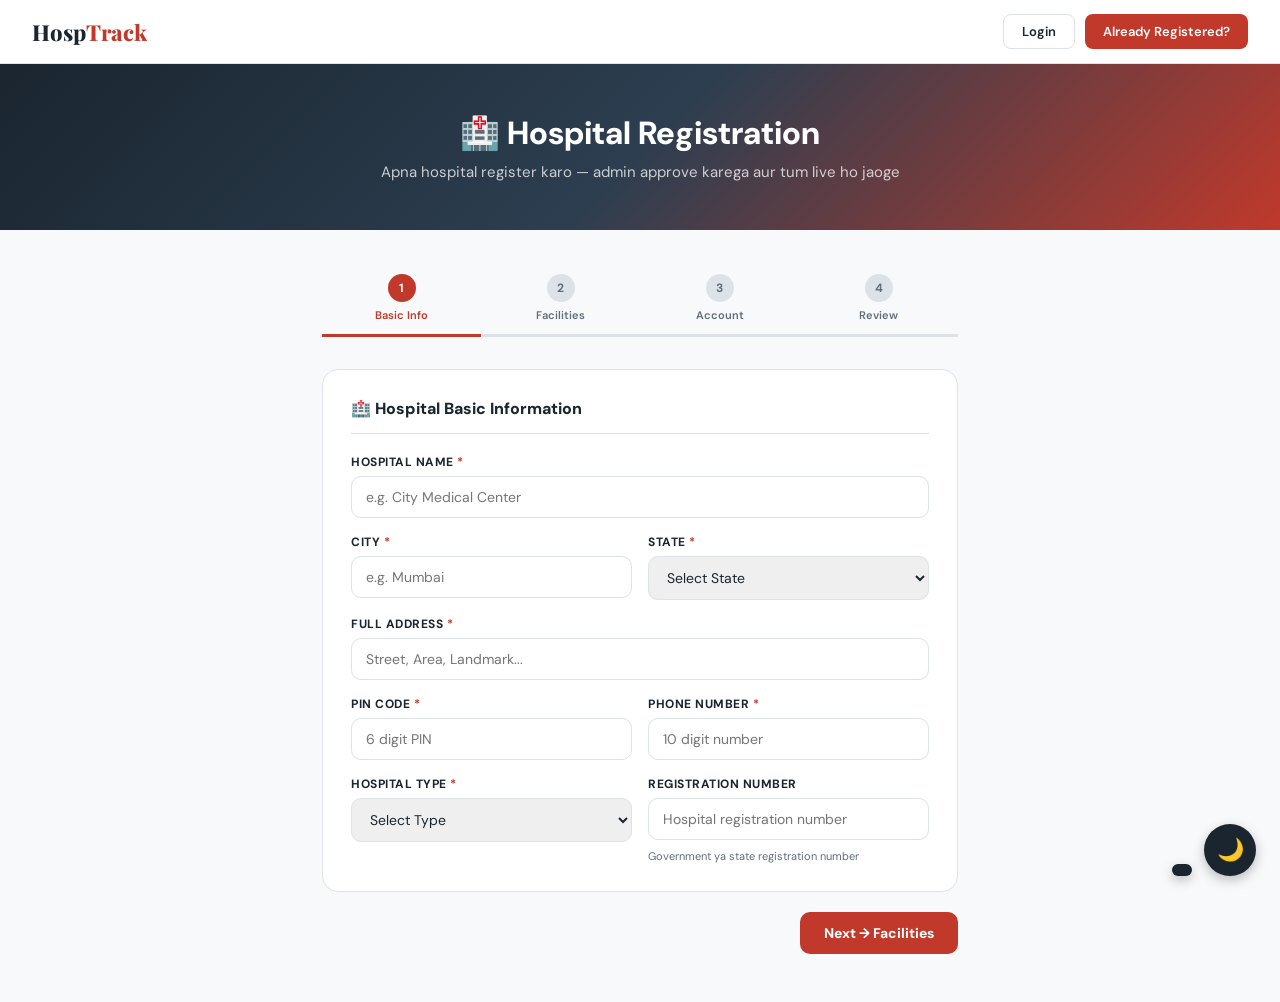
<file: hospital-register.html>
<!DOCTYPE html>
<html lang="en">
<head>
<meta charset="UTF-8">
<meta name="viewport" content="width=device-width, initial-scale=1.0">
<title>Hospital Registration – HospTrack</title>
<link href="https://fonts.googleapis.com/css2?family=DM+Sans:wght@400;500;600;700&family=Playfair+Display:wght@700;800&display=swap" rel="stylesheet">
<style>
:root {
  --primary: #C0392B; --primary-dark: #922B21; --primary-light: #FADBD8;
  --accent: #1A252F; --white: #FFFFFF; --off-white: #F8F9FA;
  --border: #DDE2E8; --text: #1A252F; --muted: #5D6D7E;
  --green: #1E8449; --green-bg: #E9F7EF; --font: 'DM Sans', sans-serif;
}
* { margin:0; padding:0; box-sizing:border-box; }
body { font-family:var(--font); background:var(--off-white); color:var(--text); min-height:100vh; }

nav {
  background:white; padding:0 32px; display:flex; align-items:center;
  justify-content:space-between; border-bottom:1px solid var(--border);
  height:64px; box-shadow:0 2px 8px rgba(0,0,0,0.06);
}
.logo { font-family:'Playfair Display',serif; font-size:22px; font-weight:800; }
.logo span { color:var(--primary); }
.nav-right { display:flex; gap:10px; }
.nav-btn {
  padding:8px 18px; border-radius:8px; font-size:13px; font-weight:600;
  cursor:pointer; font-family:var(--font); transition:all 0.2s;
}
.nav-btn.outline { border:1px solid var(--border); background:white; color:var(--text); }
.nav-btn.primary { border:none; background:var(--primary); color:white; }

.hero {
  background:linear-gradient(135deg, #1A252F, #2C3E50, #C0392B);
  padding:48px 32px; text-align:center; color:white;
}
.hero h1 { font-size:32px; font-weight:800; margin-bottom:8px; }
.hero p { font-size:15px; color:rgba(255,255,255,0.75); }

.steps {
  display:flex; justify-content:center; gap:0; margin:32px auto;
  max-width:700px; padding:0 32px;
}
.step {
  flex:1; text-align:center; padding:12px 8px;
  border-bottom:3px solid var(--border); position:relative;
}
.step.active { border-bottom-color:var(--primary); }
.step.done { border-bottom-color:var(--green); }
.step-num {
  width:28px; height:28px; border-radius:50%; background:var(--border);
  display:flex; align-items:center; justify-content:center;
  font-size:12px; font-weight:700; margin:0 auto 6px; color:var(--muted);
}
.step.active .step-num { background:var(--primary); color:white; }
.step.done .step-num { background:var(--green); color:white; }
.step-label { font-size:11px; color:var(--muted); font-weight:600; }
.step.active .step-label { color:var(--primary); }

.form-wrap { max-width:700px; margin:0 auto; padding:0 32px 48px; }

.form-card {
  background:white; border-radius:16px; padding:28px;
  border:1px solid var(--border); margin-bottom:20px;
}
.form-card-title {
  font-size:16px; font-weight:800; margin-bottom:20px;
  display:flex; align-items:center; gap:8px;
  padding-bottom:14px; border-bottom:1px solid var(--border);
}

.form-grid { display:grid; grid-template-columns:1fr 1fr; gap:16px; }
.form-group { display:flex; flex-direction:column; gap:6px; }
.form-group.full { grid-column:1/-1; }
.form-label { font-size:12px; font-weight:700; text-transform:uppercase; letter-spacing:0.5px; }
.required { color:var(--primary); }
.form-input, .form-select, .form-textarea {
  padding:11px 14px; border:1.5px solid var(--border); border-radius:10px;
  font-size:14px; font-family:var(--font); color:var(--text); outline:none;
  transition:border 0.2s;
}
.form-input:focus, .form-select:focus, .form-textarea:focus { border-color:var(--primary); }
.form-textarea { resize:vertical; min-height:80px; }
.form-hint { font-size:11px; color:var(--muted); margin-top:3px; }

.checkbox-group { display:flex; flex-wrap:wrap; gap:10px; }
.checkbox-item {
  display:flex; align-items:center; gap:6px; padding:8px 14px;
  border-radius:8px; border:1.5px solid var(--border); cursor:pointer;
  transition:all 0.2s; font-size:13px; font-weight:500;
}
.checkbox-item:hover { border-color:var(--primary); background:var(--primary-light); }
.checkbox-item input { cursor:pointer; }

.btn-row { display:flex; gap:12px; justify-content:flex-end; margin-top:8px; }
.btn {
  padding:12px 24px; border-radius:10px; font-size:14px; font-weight:700;
  cursor:pointer; font-family:var(--font); transition:all 0.2s;
}
.btn.outline { border:1px solid var(--border); background:white; color:var(--text); }
.btn.primary { border:none; background:var(--primary); color:white; }
.btn.primary:hover { background:var(--primary-dark); }
.btn:disabled { opacity:0.6; cursor:not-allowed; }

/* SUCCESS */
.success-card {
  background:white; border-radius:20px; padding:40px; text-align:center;
  border:1px solid var(--border); max-width:500px; margin:40px auto;
}
.success-icon { font-size:64px; margin-bottom:16px; }
.success-title { font-size:24px; font-weight:800; margin-bottom:8px; }
.success-desc { font-size:14px; color:var(--muted); line-height:1.6; }
.success-id {
  background:var(--off-white); border-radius:10px; padding:14px;
  margin:20px 0; font-size:13px; font-weight:700; color:var(--primary);
  border:1px solid var(--primary-light);
}

.toast { position: fixed; top: 24px; left: 50%; z-index: 99999; background: #1A252F; color: white; padding: 16px 28px; border-radius: 14px; font-size: 14px; font-weight: 700; box-shadow: 0 10px 30px rgba(0,0,0,0.25); transform: translateX(-50%) translateY(-100px); opacity: 0; transition: all 0.35s cubic-bezier(0.34, 1.56, 0.64, 1); max-width: 90%; text-align: center; }
.toast.show { transform: translateX(-50%) translateY(0); opacity: 1; }
.toast.success { background: #1a7a4a; }
.toast.error { background: #C0392B; }

@media(max-width:600px) {
  .form-grid { grid-template-columns:1fr; }
  .form-wrap, nav { padding-left:16px; padding-right:16px; }
  .hero { padding:32px 16px; }
}
</style>
</head>
<body>

<nav>
  <div class="logo">Hosp<span>Track</span></div>
  <div class="nav-right">
    <button class="nav-btn outline" onclick="window.location.href='index.html'">Login</button>
    <button class="nav-btn primary" onclick="window.location.href='index.html'">Already Registered?</button>
  </div>
</nav>

<div class="hero">
  <h1>🏥 Hospital Registration</h1>
  <p>Apna hospital register karo — admin approve karega aur tum live ho jaoge</p>
</div>

<!-- STEPS -->
<div class="steps" id="stepsBar">
  <div class="step active" id="step1-bar"><div class="step-num">1</div><div class="step-label">Basic Info</div></div>
  <div class="step" id="step2-bar"><div class="step-num">2</div><div class="step-label">Facilities</div></div>
  <div class="step" id="step3-bar"><div class="step-num">3</div><div class="step-label">Account</div></div>
  <div class="step" id="step4-bar"><div class="step-num">4</div><div class="step-label">Review</div></div>
</div>

<div class="form-wrap">

  <!-- STEP 1: Basic Info -->
  <div id="form-step1">
    <div class="form-card">
      <div class="form-card-title">🏥 Hospital Basic Information</div>
      <div class="form-grid">
        <div class="form-group full">
          <label class="form-label">Hospital Name <span class="required">*</span></label>
          <input class="form-input" id="hospName" placeholder="e.g. City Medical Center">
        </div>
        <div class="form-group">
          <label class="form-label">City <span class="required">*</span></label>
          <input class="form-input" id="hospCity" placeholder="e.g. Mumbai">
        </div>
        <div class="form-group">
          <label class="form-label">State <span class="required">*</span></label>
          <select class="form-select" id="hospState">
            <option value="">Select State</option>
            <option>Andhra Pradesh</option><option>Bihar</option><option>Delhi</option>
            <option>Gujarat</option><option>Haryana</option><option>Jharkhand</option>
            <option>Karnataka</option><option>Kerala</option><option>Madhya Pradesh</option>
            <option>Maharashtra</option><option>Punjab</option><option>Rajasthan</option>
            <option>Tamil Nadu</option><option>Telangana</option><option>Uttar Pradesh</option>
            <option>Uttarakhand</option><option>West Bengal</option><option>Other</option>
          </select>
        </div>
        <div class="form-group full">
          <label class="form-label">Full Address <span class="required">*</span></label>
          <input class="form-input" id="hospAddress" placeholder="Street, Area, Landmark...">
        </div>
        <div class="form-group">
          <label class="form-label">PIN Code <span class="required">*</span></label>
          <input class="form-input" id="hospPin" placeholder="6 digit PIN" maxlength="6">
        </div>
        <div class="form-group">
          <label class="form-label">Phone Number <span class="required">*</span></label>
          <input class="form-input" id="hospPhone" placeholder="10 digit number" maxlength="10">
        </div>
        <div class="form-group">
          <label class="form-label">Hospital Type <span class="required">*</span></label>
          <select class="form-select" id="hospType">
            <option value="">Select Type</option>
            <option>Government Hospital</option>
            <option>Private Hospital</option>
            <option>Multi-specialty Hospital</option>
            <option>Super-specialty Hospital</option>
            <option>Clinic</option>
            <option>Nursing Home</option>
          </select>
        </div>
        <div class="form-group">
          <label class="form-label">Registration Number</label>
          <input class="form-input" id="hospRegNo" placeholder="Hospital registration number">
          <div class="form-hint">Government ya state registration number</div>
        </div>
      </div>
    </div>
    <div class="btn-row">
      <button class="btn primary" onclick="goStep(2)">Next → Facilities</button>
    </div>
  </div>

  <!-- STEP 2: Facilities -->
  <div id="form-step2" style="display:none;">
    <div class="form-card">
      <div class="form-card-title">🛏️ Bed & Facility Information</div>
      <div class="form-grid">
        <div class="form-group">
          <label class="form-label">Total Beds <span class="required">*</span></label>
          <input class="form-input" id="totalBeds" type="number" min="0" placeholder="0">
        </div>
        <div class="form-group">
          <label class="form-label">Available Beds</label>
          <input class="form-input" id="availBeds" type="number" min="0" placeholder="0">
        </div>
        <div class="form-group">
          <label class="form-label">ICU Beds Total</label>
          <input class="form-input" id="icuTotal" type="number" min="0" placeholder="0">
        </div>
        <div class="form-group">
          <label class="form-label">ICU Available</label>
          <input class="form-input" id="icuAvail" type="number" min="0" placeholder="0">
        </div>
        <div class="form-group">
          <label class="form-label">Oxygen Beds Total</label>
          <input class="form-input" id="oxyTotal" type="number" min="0" placeholder="0">
        </div>
        <div class="form-group">
          <label class="form-label">Oxygen Available</label>
          <input class="form-input" id="oxyAvail" type="number" min="0" placeholder="0">
        </div>
        <div class="form-group">
          <label class="form-label">Ventilator Beds Total</label>
          <input class="form-input" id="ventTotal" type="number" min="0" placeholder="0">
        </div>
        <div class="form-group">
          <label class="form-label">Ventilator Available</label>
          <input class="form-input" id="ventAvail" type="number" min="0" placeholder="0">
        </div>
        <div class="form-group full">
          <label class="form-label">Departments Available</label>
          <div class="checkbox-group">
            <label class="checkbox-item"><input type="checkbox" value="Cardiology"> Cardiology</label>
            <label class="checkbox-item"><input type="checkbox" value="Neurology"> Neurology</label>
            <label class="checkbox-item"><input type="checkbox" value="Orthopedics"> Orthopedics</label>
            <label class="checkbox-item"><input type="checkbox" value="Pediatrics"> Pediatrics</label>
            <label class="checkbox-item"><input type="checkbox" value="General Medicine"> General Medicine</label>
            <label class="checkbox-item"><input type="checkbox" value="Gynecology"> Gynecology</label>
            <label class="checkbox-item"><input type="checkbox" value="Emergency"> Emergency</label>
            <label class="checkbox-item"><input type="checkbox" value="ICU"> ICU</label>
          </div>
        </div>
        <div class="form-group full">
          <label class="form-label">Emergency Services</label>
          <select class="form-select" id="emergencyAvail">
            <option value="true">✅ Yes — 24/7 Emergency Available</option>
            <option value="false">❌ No — Emergency Not Available</option>
          </select>
        </div>
      </div>
    </div>
    <div class="btn-row">
      <button class="btn outline" onclick="goStep(1)">← Back</button>
      <button class="btn primary" onclick="goStep(3)">Next → Account</button>
    </div>
  </div>

  <!-- STEP 3: Account -->
  <div id="form-step3" style="display:none;">
    <div class="form-card">
      <div class="form-card-title">🔐 Login Account Details</div>
      <div class="form-grid">
        <div class="form-group full">
          <label class="form-label">Admin Name <span class="required">*</span></label>
          <input class="form-input" id="adminName" placeholder="Hospital admin ka naam">
        </div>
        <div class="form-group">
          <label class="form-label">Email Address <span class="required">*</span></label>
          <input class="form-input" id="adminEmail" type="email" placeholder="hospital@example.com">
          <div class="form-hint">Ye email se login karoge</div>
        </div>
        <div class="form-group">
          <label class="form-label">Phone <span class="required">*</span></label>
          <input class="form-input" id="adminPhone" placeholder="Admin phone number">
        </div>
        <div class="form-group">
          <label class="form-label">Password <span class="required">*</span></label>
          <input class="form-input" id="adminPassword" type="password" placeholder="Min 6 characters">
        </div>
        <div class="form-group">
          <label class="form-label">Confirm Password <span class="required">*</span></label>
          <input class="form-input" id="confirmPassword" type="password" placeholder="Password dobara likho">
        </div>
        <div class="form-group full">
          <label class="form-label">Additional Notes</label>
          <textarea class="form-textarea" id="adminNotes" placeholder="Koi extra information jo admin ko batani ho..."></textarea>
        </div>
      </div>
    </div>
    <div class="btn-row">
      <button class="btn outline" onclick="goStep(2)">← Back</button>
      <button class="btn primary" onclick="goStep(4)">Next → Review</button>
    </div>
  </div>

  <!-- STEP 4: Review -->
  <div id="form-step4" style="display:none;">
    <div class="form-card">
      <div class="form-card-title">📋 Review & Submit</div>
      <div id="reviewContent"></div>
    </div>
    <div style="background:#FEF9E7;border-radius:12px;padding:16px;margin-bottom:20px;border:1px solid #D4A017;font-size:13px;color:#856404;">
      ⚠️ Submit karne ke baad admin review karega — 24-48 hours mein approval milega. Approved hone ke baad tum login kar paoge.
    </div>
    <div class="btn-row">
      <button class="btn outline" onclick="goStep(3)">← Back</button>
      <button class="btn primary" id="submitBtn" onclick="submitRegistration()">✅ Submit Registration</button>
    </div>
  </div>

  <!-- SUCCESS -->
  <div id="form-success" style="display:none;">
    <div class="success-card">
      <div class="success-icon">🎉</div>
      <div class="success-title">Registration Submitted!</div>
      <div class="success-desc">Tumhari hospital registration request submit ho gayi. Admin 24-48 hours mein review karega.</div>
      <div class="success-id" id="successId">Application ID: Loading...</div>
      <div class="success-desc" style="margin-top:12px;">Approved hone ke baad tumhare email pe notification aayega aur tum login kar paoge.</div>
      <button class="btn primary" style="margin-top:20px;width:100%;" onclick="window.location.href='index.html'">← Back to Login</button>
    </div>
  </div>

</div>

<div class="toast" id="toast"></div>

<script>
const API_URL = "https://hospital-backend-01.onrender.com";

function goStep(step) {
  // Validate before going forward
  if (step === 2 && !validateStep1()) return;
  if (step === 3 && !validateStep2()) return;
  if (step === 4 && !validateStep3()) return;

  [1,2,3,4].forEach(i => {
    document.getElementById(`form-step${i}`).style.display = i === step ? 'block' : 'none';
    const bar = document.getElementById(`step${i}-bar`);
    bar.className = 'step';
    if (i < step) bar.className = 'step done';
    if (i === step) bar.className = 'step active';
  });

  if (step === 4) buildReview();
  window.scrollTo({ top: 0, behavior: 'smooth' });
}

function validateStep1() {
  const fields = [
    { id: 'hospName', label: 'Hospital Name' },
    { id: 'hospCity', label: 'City' },
    { id: 'hospState', label: 'State' },
    { id: 'hospAddress', label: 'Address' },
    { id: 'hospPin', label: 'PIN Code' },
    { id: 'hospPhone', label: 'Phone' },
    { id: 'hospType', label: 'Hospital Type' },
  ];
  for (const f of fields) {
    if (!document.getElementById(f.id).value.trim()) {
      showToast(`⚠️ ${f.label} required hai!`, 'error');
      document.getElementById(f.id).focus();
      return false;
    }
  }
  if (document.getElementById('hospPin').value.length !== 6) {
    showToast('⚠️ PIN Code 6 digits ka hona chahiye!', 'error');
    return false;
  }
  if (document.getElementById('hospPhone').value.length !== 10) {
    showToast('⚠️ Phone number 10 digits ka hona chahiye!', 'error');
    return false;
  }
  return true;
}

function validateStep2() {
  if (!document.getElementById('totalBeds').value) {
    showToast('⚠️ Total Beds required hai!', 'error');
    return false;
  }
  return true;
}

function validateStep3() {
  const fields = [
    { id: 'adminName', label: 'Admin Name' },
    { id: 'adminEmail', label: 'Email' },
    { id: 'adminPhone', label: 'Phone' },
    { id: 'adminPassword', label: 'Password' },
  ];
  for (const f of fields) {
    if (!document.getElementById(f.id).value.trim()) {
      showToast(`⚠️ ${f.label} required hai!`, 'error');
      return false;
    }
  }
  if (document.getElementById('adminPassword').value !== document.getElementById('confirmPassword').value) {
    showToast('⚠️ Passwords match nahi kar rahe!', 'error');
    return false;
  }
  if (document.getElementById('adminPassword').value.length < 6) {
    showToast('⚠️ Password minimum 6 characters ka hona chahiye!', 'error');
    return false;
  }
  return true;
}

function buildReview() {
  const departments = Array.from(document.querySelectorAll('.checkbox-item input:checked')).map(c => c.value);
  document.getElementById('reviewContent').innerHTML = `
    <div style="display:flex;flex-direction:column;gap:12px;">
      <div style="background:var(--off-white);border-radius:10px;padding:16px;">
        <div style="font-size:13px;font-weight:800;color:var(--primary);margin-bottom:10px;">🏥 Hospital Info</div>
        <div style="display:grid;grid-template-columns:1fr 1fr;gap:8px;">
          <div><div style="font-size:11px;color:var(--muted);">Name</div><div style="font-size:13px;font-weight:600;">${document.getElementById('hospName').value}</div></div>
          <div><div style="font-size:11px;color:var(--muted);">Type</div><div style="font-size:13px;font-weight:600;">${document.getElementById('hospType').value}</div></div>
          <div><div style="font-size:11px;color:var(--muted);">City</div><div style="font-size:13px;font-weight:600;">${document.getElementById('hospCity').value}</div></div>
          <div><div style="font-size:11px;color:var(--muted);">State</div><div style="font-size:13px;font-weight:600;">${document.getElementById('hospState').value}</div></div>
          <div style="grid-column:1/-1;"><div style="font-size:11px;color:var(--muted);">Address</div><div style="font-size:13px;font-weight:600;">${document.getElementById('hospAddress').value}, ${document.getElementById('hospPin').value}</div></div>
        </div>
      </div>
      <div style="background:var(--off-white);border-radius:10px;padding:16px;">
        <div style="font-size:13px;font-weight:800;color:var(--primary);margin-bottom:10px;">🛏️ Beds</div>
        <div style="display:grid;grid-template-columns:repeat(4,1fr);gap:8px;text-align:center;">
          <div style="background:white;border-radius:8px;padding:10px;"><div style="font-size:18px;font-weight:800;">${document.getElementById('totalBeds').value||0}</div><div style="font-size:10px;color:var(--muted);">Total</div></div>
          <div style="background:white;border-radius:8px;padding:10px;"><div style="font-size:18px;font-weight:800;">${document.getElementById('icuTotal').value||0}</div><div style="font-size:10px;color:var(--muted);">ICU</div></div>
          <div style="background:white;border-radius:8px;padding:10px;"><div style="font-size:18px;font-weight:800;">${document.getElementById('oxyTotal').value||0}</div><div style="font-size:10px;color:var(--muted);">Oxygen</div></div>
          <div style="background:white;border-radius:8px;padding:10px;"><div style="font-size:18px;font-weight:800;">${document.getElementById('ventTotal').value||0}</div><div style="font-size:10px;color:var(--muted);">Ventilator</div></div>
        </div>
        ${departments.length ? `<div style="margin-top:10px;font-size:12px;color:var(--muted);">Departments: ${departments.join(', ')}</div>` : ''}
      </div>
      <div style="background:var(--off-white);border-radius:10px;padding:16px;">
        <div style="font-size:13px;font-weight:800;color:var(--primary);margin-bottom:10px;">🔐 Account</div>
        <div style="display:grid;grid-template-columns:1fr 1fr;gap:8px;">
          <div><div style="font-size:11px;color:var(--muted);">Admin Name</div><div style="font-size:13px;font-weight:600;">${document.getElementById('adminName').value}</div></div>
          <div><div style="font-size:11px;color:var(--muted);">Email</div><div style="font-size:13px;font-weight:600;">${document.getElementById('adminEmail').value}</div></div>
        </div>
      </div>
    </div>`;
}

async function submitRegistration() {
  const btn = document.getElementById('submitBtn');
  btn.textContent = '⏳ Submitting...';
  btn.disabled = true;

  const departments = Array.from(document.querySelectorAll('.checkbox-item input:checked')).map(c => c.value);

  const payload = {
    // Hospital Info
    name: document.getElementById('hospName').value,
    city: document.getElementById('hospCity').value,
    state: document.getElementById('hospState').value,
    address: document.getElementById('hospAddress').value,
    pinCode: document.getElementById('hospPin').value,
    phone: document.getElementById('hospPhone').value,
    hospitalType: document.getElementById('hospType').value,
    registrationNumber: document.getElementById('hospRegNo').value,
    // Beds
    totalBeds: parseInt(document.getElementById('totalBeds').value) || 0,
    availableBeds: parseInt(document.getElementById('availBeds').value) || 0,
    icuTotal: parseInt(document.getElementById('icuTotal').value) || 0,
    icuAvailable: parseInt(document.getElementById('icuAvail').value) || 0,
    oxygenTotal: parseInt(document.getElementById('oxyTotal').value) || 0,
    oxygenAvailable: parseInt(document.getElementById('oxyAvail').value) || 0,
    ventilatorTotal: parseInt(document.getElementById('ventTotal').value) || 0,
    ventilatorAvailable: parseInt(document.getElementById('ventAvail').value) || 0,
    emergencyAvailable: document.getElementById('emergencyAvail').value === 'true',
    departments,
    // Account
    adminName: document.getElementById('adminName').value,
    email: document.getElementById('adminEmail').value,
    password: document.getElementById('adminPassword').value,
    notes: document.getElementById('adminNotes').value,
  };

  try {
    const res = await fetch(`${API_URL}/api/hospitals/apply`, {
      method: 'POST',
      headers: { 'Content-Type': 'application/json' },
      body: JSON.stringify(payload)
    });
    const data = await res.json();

    if (res.ok) {
      showSuccess(data.applicationId || 'APP-' + Date.now().toString().slice(-6));
    } else {
      showToast('❌ ' + (data.message || 'Submit failed'), 'error');
      btn.textContent = '✅ Submit Registration';
      btn.disabled = false;
    }
  } catch {
    // Demo mode
    showSuccess('APP-' + Date.now().toString().slice(-6));
  }
}

function showSuccess(id) {
  [1,2,3,4].forEach(i => document.getElementById(`form-step${i}`).style.display = 'none');
  document.getElementById('stepsBar').style.display = 'none';
  document.getElementById('form-success').style.display = 'block';
  document.getElementById('successId').textContent = `Application ID: ${id}`;
}

function showToast(msg, type='') {
  const t = document.getElementById('toast');
  t.textContent = msg; t.className = `toast ${type} show`;
  setTimeout(() => t.classList.remove('show'), 4000);
}
</script>
<!-- 🌙 Dark Mode Toggle -->
<button id="darkModeToggle" onclick="toggleDarkMode()" style="
  position:fixed; bottom:24px; right:24px; z-index:9999;
  width:52px; height:52px; border-radius:50%; border:none;
  background:#1A252F; color:white; font-size:22px; cursor:pointer;
  box-shadow:0 4px 12px rgba(0,0,0,0.25); display:flex;
  align-items:center; justify-content:center; transition:transform 0.2s;
" onmouseover="this.style.transform='scale(1.1)'" onmouseout="this.style.transform='scale(1)'">🌙</button>

<style>
body.dark-mode {
  filter: invert(1) hue-rotate(180deg);
}
body.dark-mode img,
body.dark-mode svg,
body.dark-mode video,
body.dark-mode #darkModeToggle {
  filter: invert(1) hue-rotate(180deg);
}
</style>

<script>
function toggleDarkMode() {
  document.body.classList.toggle('dark-mode');
  const isDark = document.body.classList.contains('dark-mode');
  localStorage.setItem('hosptrack-dark-mode', isDark ? '1' : '0');
  document.getElementById('darkModeToggle').textContent = isDark ? '☀️' : '🌙';
}
(function() {
  const saved = localStorage.getItem('hosptrack-dark-mode');
  if (saved === '1') {
    document.body.classList.add('dark-mode');
    document.getElementById('darkModeToggle').textContent = '☀️';
  }
})();
</script>
<!-- 🌐 Google Translate Widget -->
<div id="google_translate_element" style="
  position:fixed; bottom:24px; right:88px; z-index:9999;
  background:#1A252F; padding:6px 10px; border-radius:12px;
  box-shadow:0 4px 12px rgba(0,0,0,0.25);
"></div>
<style>
  #google_translate_element .goog-te-gadget { font-family:inherit !important; color:white !important; font-size:0 !important; }
  #google_translate_element .goog-te-gadget-simple {
    background:transparent !important; border:none !important; padding:0 !important;
  }
  #google_translate_element .goog-te-gadget-simple span { color:white !important; font-size:13px !important; }
  #google_translate_element img { display:none !important; }
  .goog-te-banner-frame { display:none !important; }
  body { top:0 !important; }
  .goog-tooltip, .goog-tooltip:hover { display:none !important; }
  .goog-text-highlight { background:none !important; box-shadow:none !important; }
</style>
<script>
  function googleTranslateElementInit() {
    new google.translate.TranslateElement(
      { pageLanguage: 'en', includedLanguages: 'en,hi', autoDisplay: false },
      'google_translate_element'
    );
  }
</script>
<script src="https://translate.google.com/translate_a/element.js?cb=googleTranslateElementInit" async></script>
</body>
</html>
</file>
